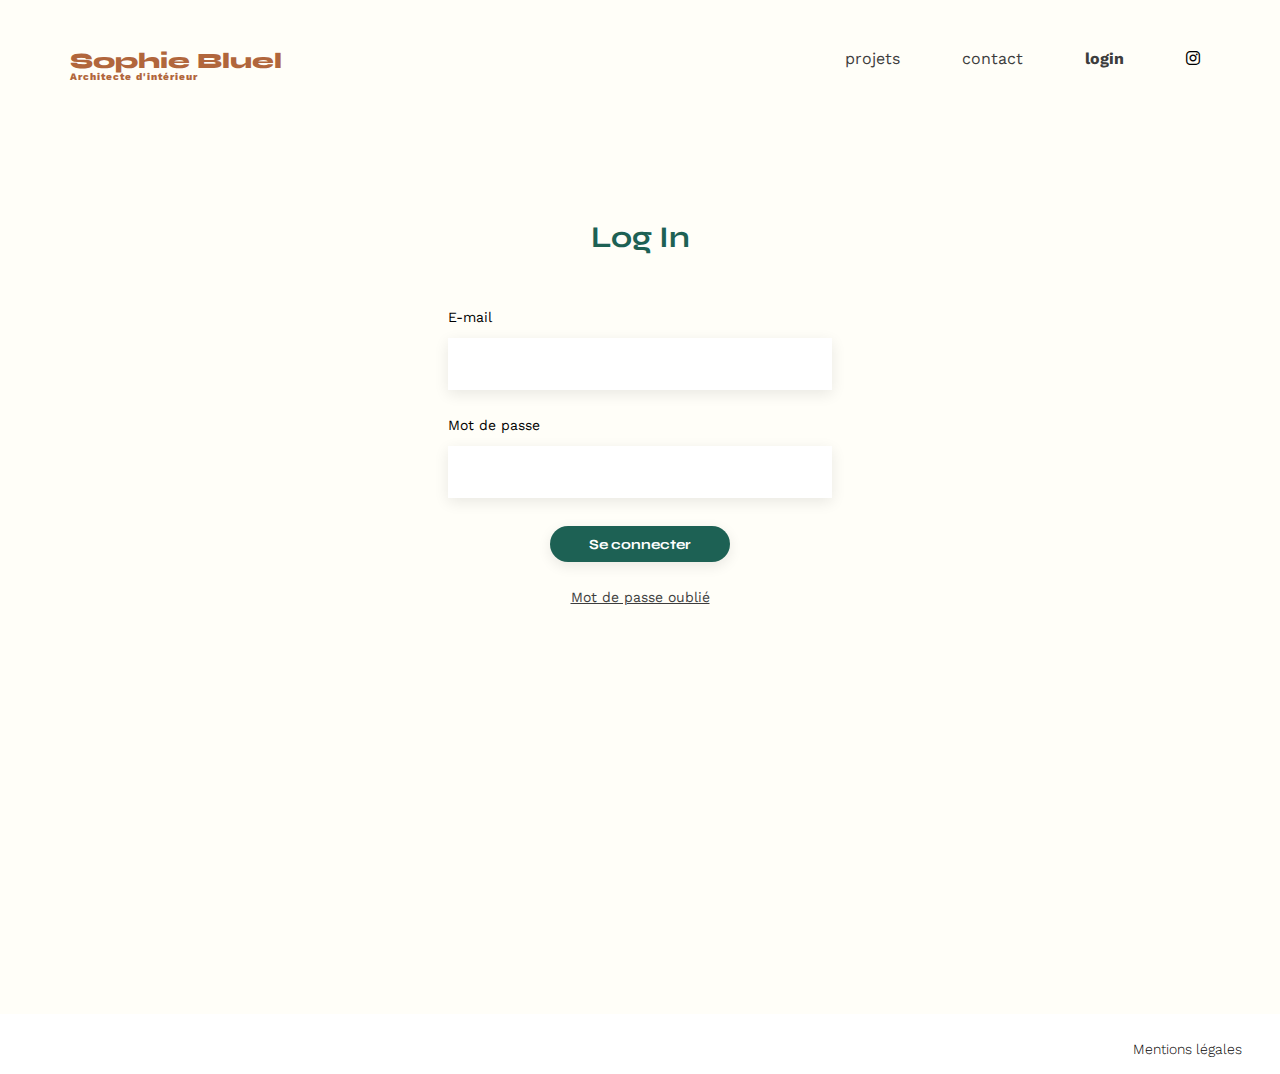
<file: FrontEnd/login.html>
<!DOCTYPE html>
<html lang="fr">
<head>
	<meta charset="UTF-8">
	<title>Sophie Bluel - Architecte d'intérieur</title>
	<meta name="viewport" content="width=device-width, initial-scale=1.0">
	<link rel="preconnect" href="https://fonts.googleapis.com">
	<link rel="preconnect" href="https://fonts.gstatic.com" crossorigin>
	<link href="https://fonts.googleapis.com/css2?family=Syne:wght@700;800&family=Work+Sans&display=swap" rel="stylesheet">
	<link rel="stylesheet" href="https://cdnjs.cloudflare.com/ajax/libs/font-awesome/6.4.2/css/all.min.css">
	<meta name="description" content="">
	<link rel="stylesheet" href="./assets/style-login.css">
	<script src="./login.mjs" type ="module"></script>
</head>
<body>
<header>
	<h1>Sophie Bluel <span>Architecte d'intérieur</span></h1>
	<nav>
		<ul>
			<li><a href="./index.html#portfolio">projets</a></li>
			<li><a href="./index.html#contact">contact</a></li>
			<li><a href="./login.html">login</a></li>
			<li><i class="fa-brands fa-instagram"></i></li>
		</ul>
	</nav>
</header>
<main>
    <div class="login-form">
    <h2>Log In</h2>
        <form action="#" method="post" id="login-form">
            <label for="login-mail">E-mail</label>
            <input type="email" name="email" id="login-mail">
            <label for="login-pass">Mot de passe</label>
            <input type="password" name="password" id="login-pass">
            <input type="submit" value="Se connecter">
            <a href="#" id="forgotten">Mot de passe oublié</a>
        </form>
    </div>
</main>
<footer>
	<nav>
		<ul>
			<li>Mentions légales</li>
		</ul>
	</nav>
</footer>
</body>
</html>
</file>
<file: FrontEnd/assets/style-login.css>
/* http://meyerweb.com/eric/tools/css/reset/
   v2.0 | 20110126
   License: none (public domain)
*/

html,
body,
div,
span,
applet,
object,
iframe,
h1,
h2,
h3,
h4,
h5,
h6,
p,
blockquote,
pre,
a,
abbr,
acronym,
address,
big,
cite,
code,
del,
dfn,
em,
img,
ins,
kbd,
q,
s,
samp,
small,
strike,
strong,
sub,
sup,
tt,
var,
b,
u,
i,
center,
dl,
dt,
dd,
ol,
ul,
li,
fieldset,
form,
label,
legend,
table,
caption,
tbody,
tfoot,
thead,
tr,
th,
td,
article,
aside,
canvas,
details,
embed,
figure,
figcaption,
footer,
header,
hgroup,
menu,
nav,
output,
ruby,
section,
summary,
time,
mark,
audio,
video {
	margin: 0;
	padding: 0;
	border: 0;
	font-size: 100%;
	font: inherit;
	vertical-align: baseline;
}

/* HTML5 display-role reset for older browsers */
article,
aside,
details,
figcaption,
figure,
footer,
header,
hgroup,
menu,
nav,
section {
	display: block;
}

body {
	line-height: 1;
	background-color: #fffef8;
}

ol,
ul {
	list-style: none;
}

blockquote,
q {
	quotes: none;
}

blockquote:before,
blockquote:after,
q:before,
q:after {
	content: '';
	content: none;
}

table {
	border-collapse: collapse;
	border-spacing: 0;
}

/** end reset css**/
body {
	max-width: 1440px;
	height: 1024px;
	margin: auto;
	font-family: 'Work Sans';
	font-size: 14px;
	position: relative;
}

a {
	color: initial;
	text-decoration: none;
}

header {
	display: flex;
	justify-content: space-between;
	margin: 50px 0;
	width: 1140px;
	justify-self: center;
}

h1 {
	display: flex;
	flex-direction: column;
	font-family: 'Syne';
	font-size: 22px;
	font-weight: 800;
	color: #B1663C
}

h1>span {
	font-family: 'Work Sans';
	font-size: 10px;
	letter-spacing: 0.1em;
	;
}

h2,
button {
	font-family: 'Syne';
	font-weight: 700;
	font-size: 30px;
	color: #1D6154
}

nav ul {
	display: flex;
	align-items: center;
	list-style-type: none;
	gap: 3em ;
}

nav li {
	padding: 0 10px;
	font-size: 16px;
}

li:hover, 
li a:hover{
	font-weight: 700;
	cursor: pointer;
}

.login-form {
	justify-items: center;
	margin-top: 10em;
}

h2 {
	margin-bottom: 20px;
	text-align: center;
}

form {
	display: flex;
	flex-direction: column;
	text-align: left;
	margin-top: 30px;
}

a {
	color: #3D3D3D;
}

a[href='./login.html'] {
	font-weight: 700;
}

input {
	height: 50px;
	width: 380px;
	font-size: 1.2em;
	border: none;
	box-shadow: 0px 4px 14px rgba(0, 0, 0, 0.09);
}

input:focus-visible {
	outline: none;
}


label {
	margin: 2em 0 1em 0;
}

#forgotten {
	align-self: center;
	text-decoration: underline;
	font-size: 14px;
}

input[type="submit"] {
	font-family: 'Syne';
	font-weight: 700;
	color: white;
	background-color: #1D6154;
	margin: 2em auto;
	width: 180px;
	height: 36px;
	text-align: center;
	border-radius: 60px;
	font-size: 14px;
}

input[type="submit"]:hover {
	cursor: pointer;
}

#error-message{
	margin-top: 3em;
	font-size: 16px;
	padding: 1em;
	font-weight: 700;
	color: white;
	background-color: rgba(255, 0, 0, 0.434);
	margin: 2em auto;
	width: 180px;
	text-align: center;
	border: solid red;
	border-radius: 60px;
}

footer {
	position: absolute;
	right: 0;
	bottom: 0;
	width: 100%;
	height: 60px;
	background-color: #ffffff;
	display: flex;
	justify-content: flex-end;
}

footer nav ul {
	margin: 2em
}

footer nav ul li{
	font-weight: 300;
	font-size: 14px;
}
</file>
